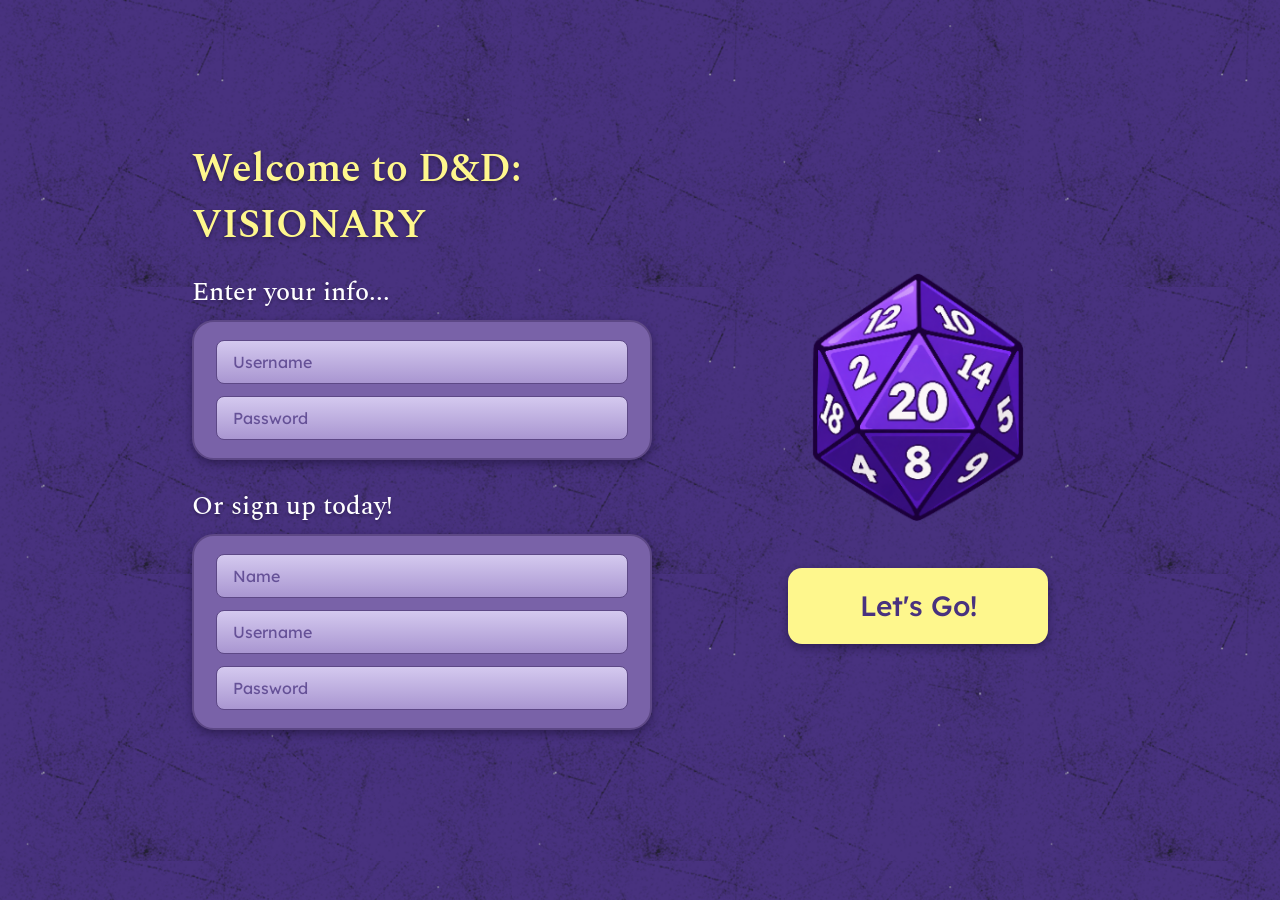
<file: client/index.html>
<!DOCTYPE html>
<html lang="en">
  <head>
      <link rel="stylesheet" href="css/style.css">
      <meta charset="UTF-8">
      <meta name="viewport" content="width=device-width, initial-scale=1.0">
      <title>Login or Register · D&amp;D: Visionary</title>
  </head>
  <body>
    <h2 id="welcome">Welcome to D&D: VISIONARY</h2>
    <h3 id="loginRegister">Enter your info...</h3>
    <div class="login">
      <input type="text" id="loginUsername" placeholder="Username">
      <input type="password" id="loginPassword" placeholder="Password">
    </div>
    <h3 id="loginRegister">Or sign up today!</h3>
    <div class="register">
      <input type="text" id="registerName" placeholder="Name">
      <input type="text" id="registerUsername" placeholder="Username">
      <input type="password" id="registerPassword" placeholder="Password">
    </div>
    <div class="button">
      <button type="button" onclick="submitForm()">Let's Go!</button>
    </div>
    <script src="js/index.js"></script>
  </body>
</html>
</file>
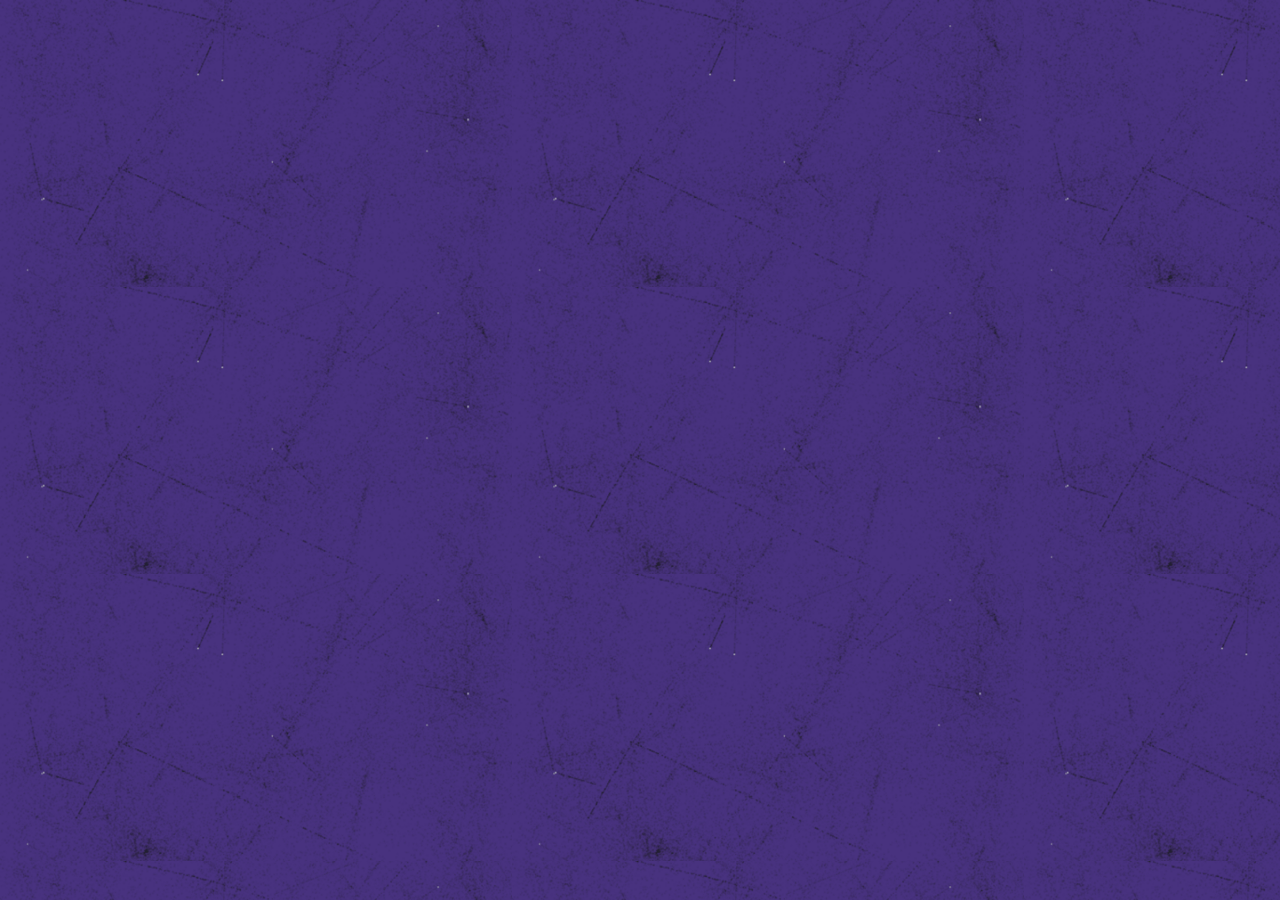
<file: client/battlemap.html>
<!DOCTYPE html>
<html lang="en">
<head>
    <link rel="stylesheet" href="css/style.css">
    <meta charset="UTF-8">
    <meta name="viewport" content="width=device-width, initial-scale=1.0">
    <title>Battlemap · D&amp;D: Visionary</title>
</head>
<body>
    
</body>
</html>
</file>
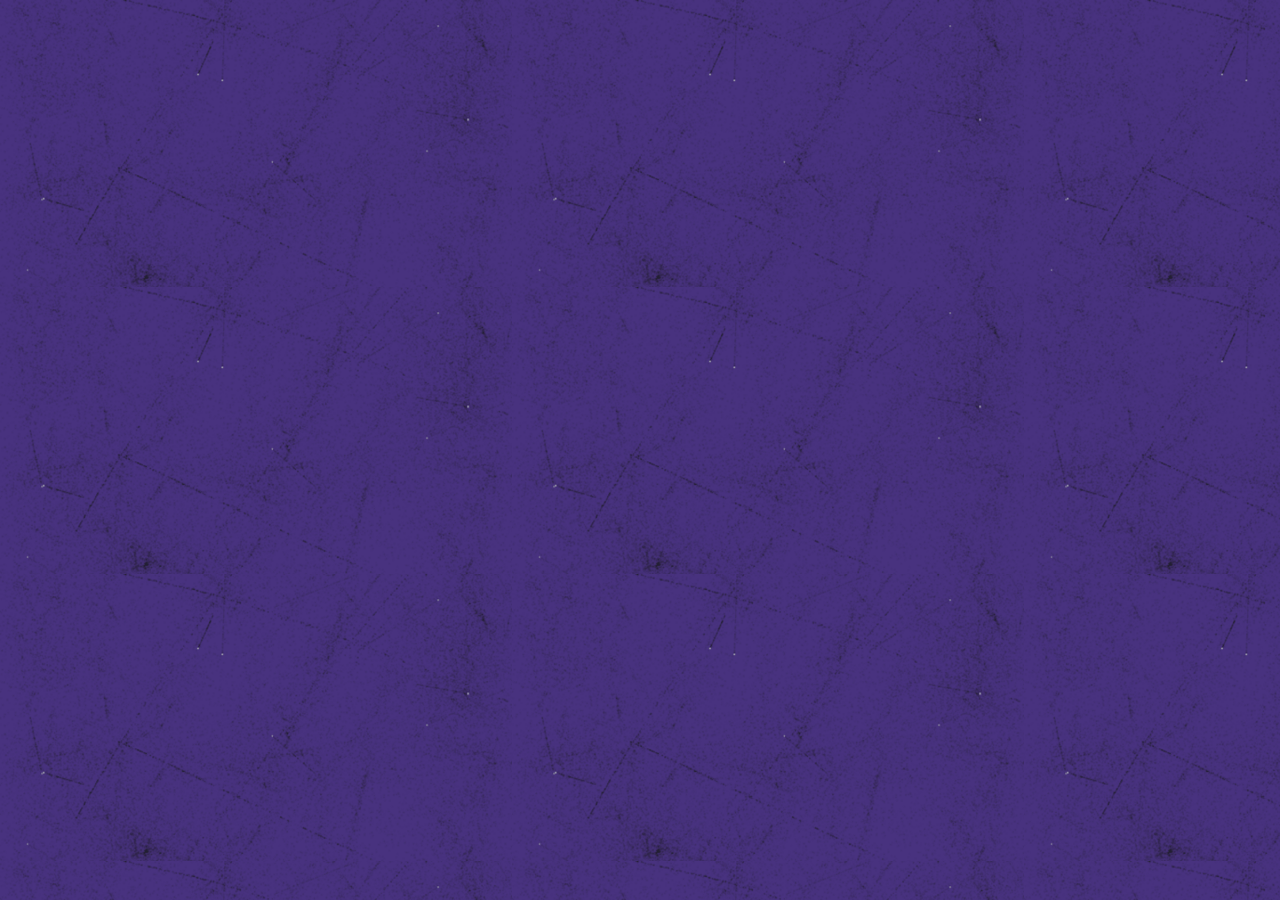
<file: client/campaign-characters.html>
<!DOCTYPE html>
<html lang="en">
<head>
    <link rel="stylesheet" href="css/style.css">
    <meta charset="UTF-8">
    <meta name="viewport" content="width=device-width, initial-scale=1.0">
    <title>Campaign Characters · D&amp;D: Visionary</title>
</head>
<body>
    
</body>
</html>
</file>
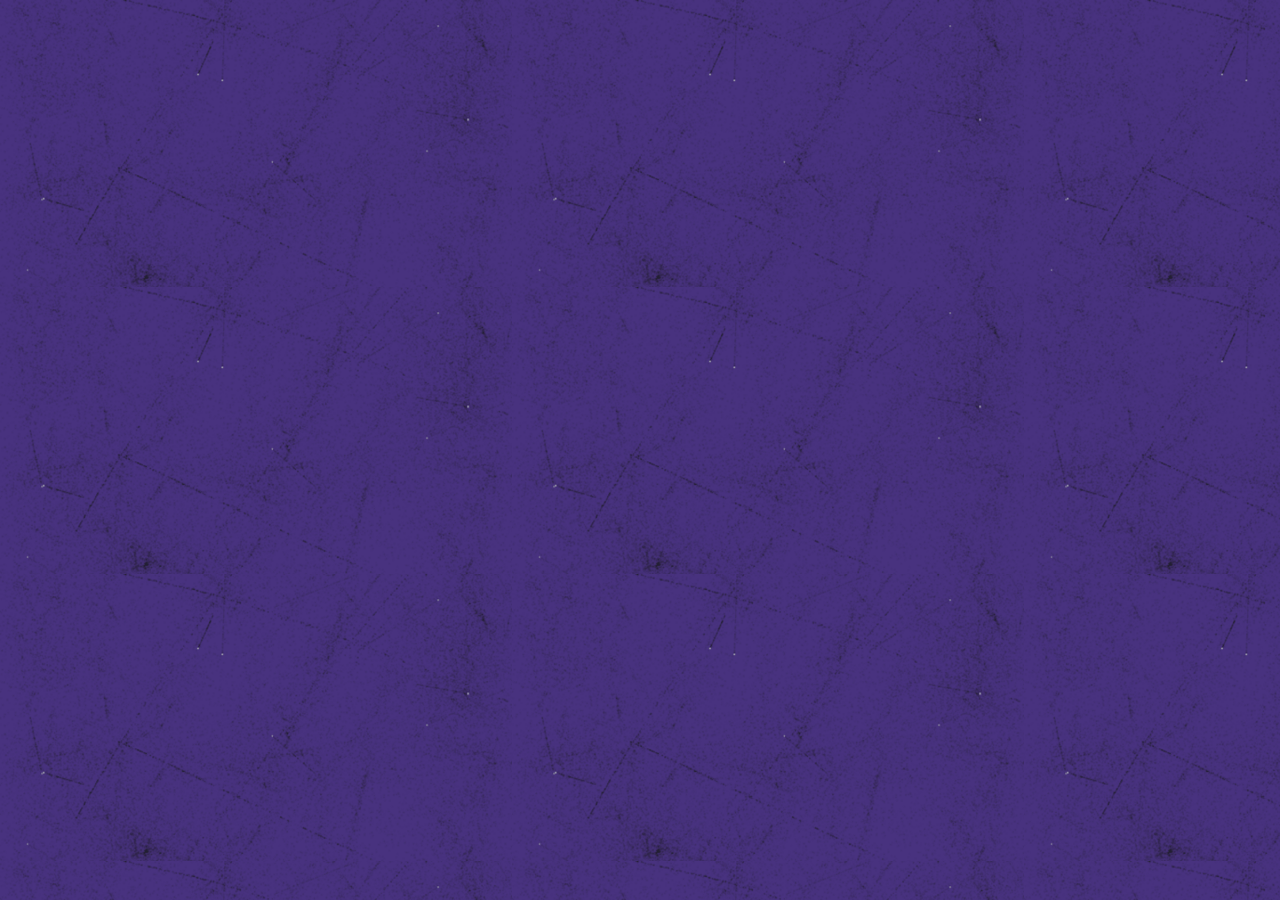
<file: client/campaign.html>
<!DOCTYPE html>
<html lang="en">
<head>
    <link rel="stylesheet" href="css/style.css">
    <meta charset="UTF-8">
    <meta name="viewport" content="width=device-width, initial-scale=1.0">
    <title>Campaign Home · D&amp;D: Visionary</title>
</head>
<body>
    
</body>
</html>
</file>
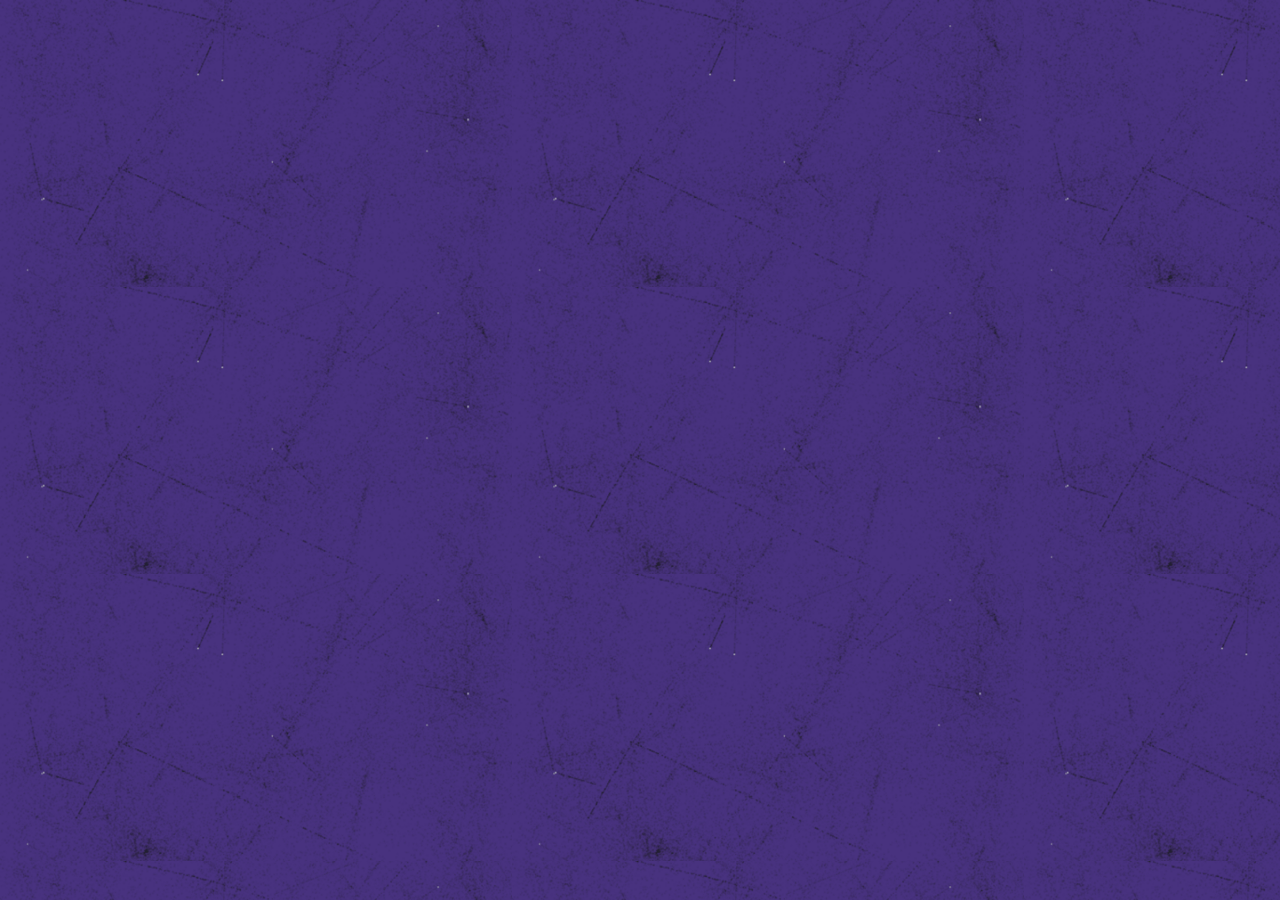
<file: client/character-builder.html>
<!DOCTYPE html>
<html lang="en">
<head>
    <link rel="stylesheet" href="css/style.css">
    <meta charset="UTF-8">
    <meta name="viewport" content="width=device-width, initial-scale=1.0">
    <title>Character Builder · D&amp;D: Visionary</title>
</head>
<body>
    
</body>
</html>
</file>
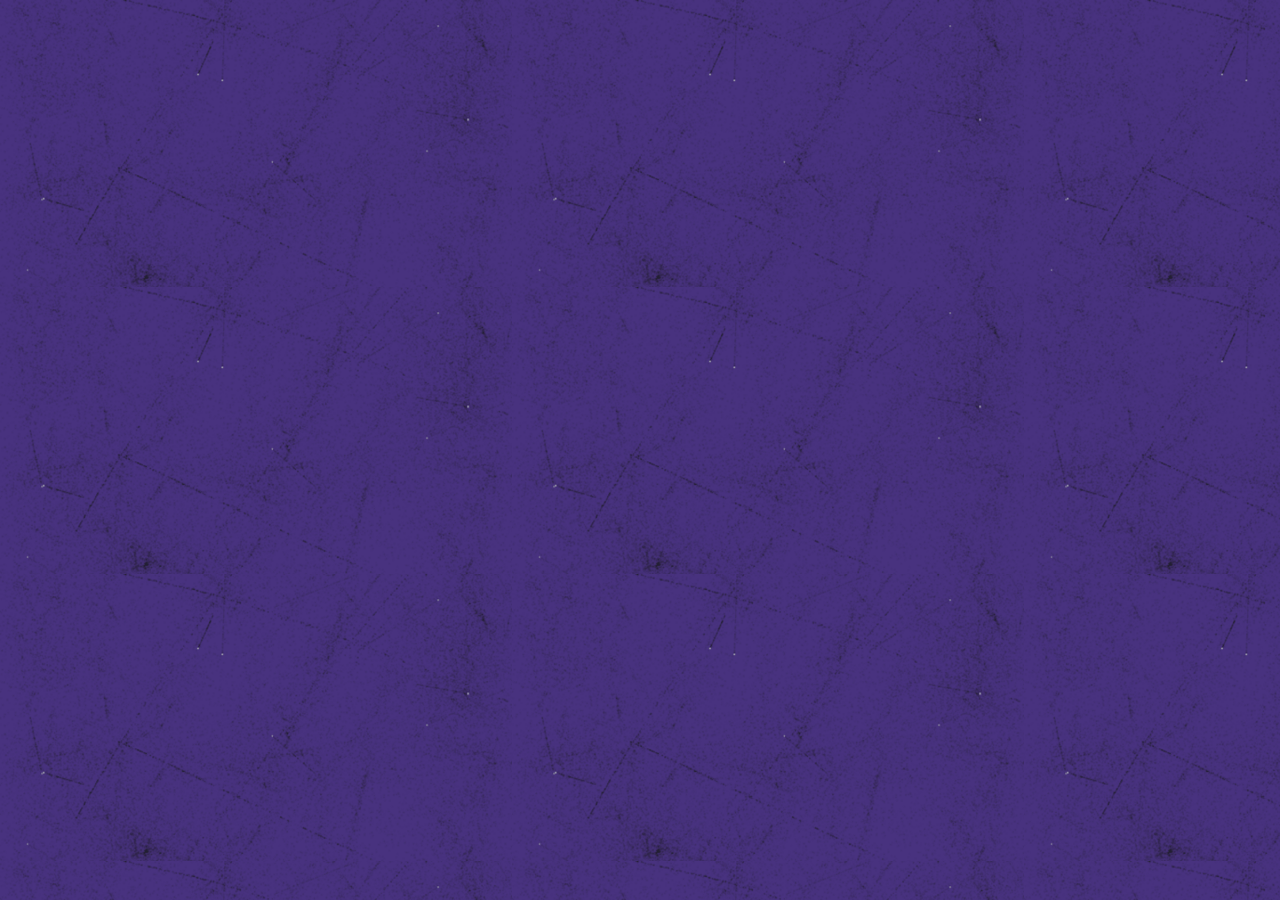
<file: client/character-editor.html>
<!DOCTYPE html>
<html lang="en">
<head>
    <link rel="stylesheet" href="css/style.css">
    <meta charset="UTF-8">
    <meta name="viewport" content="width=device-width, initial-scale=1.0">
    <title>Character Editor · D&amp;D: Visionary</title>
</head>
<body>
    
</body>
</html>
</file>
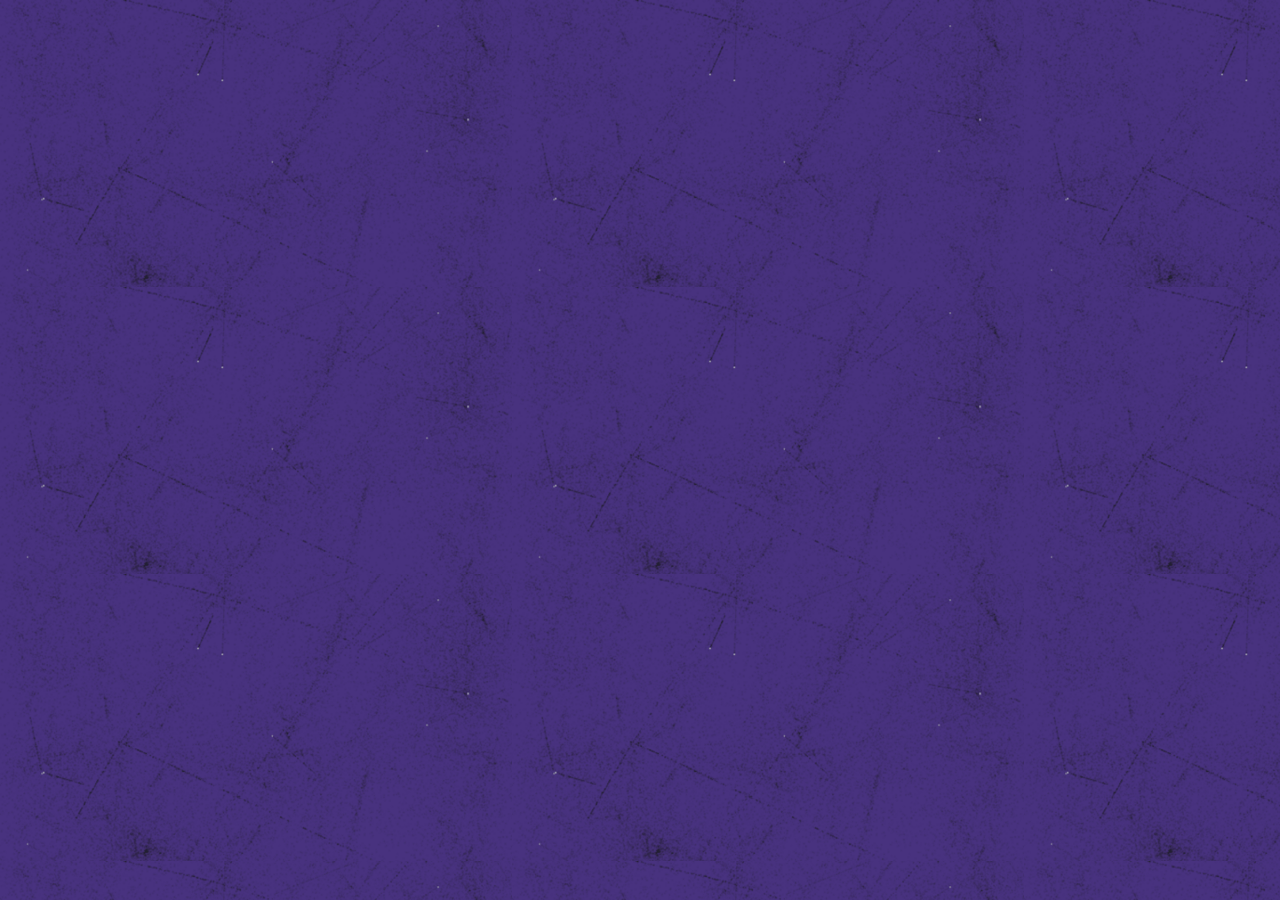
<file: client/character-sheet.html>
<!DOCTYPE html>
<html lang="en">
<head>
    <link rel="stylesheet" href="css/style.css">
    <meta charset="UTF-8">
    <meta name="viewport" content="width=device-width, initial-scale=1.0">
    <title>Character Sheet · D&amp;D: Visionary</title>
</head>
<body>
    
</body>
</html>
</file>
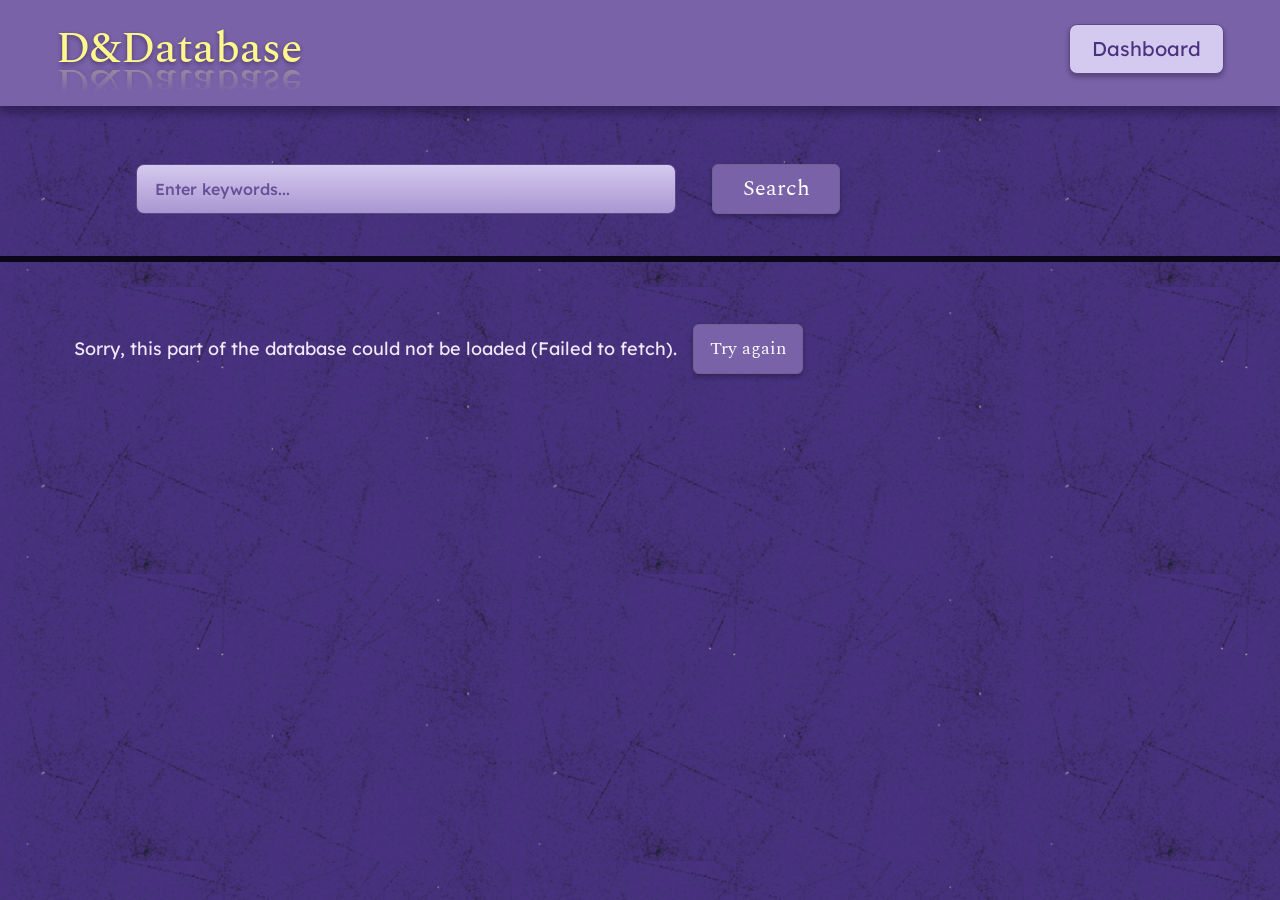
<file: client/database.html>
<!DOCTYPE html>
<html lang="en">
<head>
  <meta charset="UTF-8">
  <meta name="viewport" content="width=device-width, initial-scale=1.0">
  <title>D&amp;Database · D&amp;D: Visionary</title>

  <link rel="stylesheet" href="css/style.css">
</head>

<body class="page-database">

  <!-- HEADER (title changes with the API) -->
  <header class="site-header">
    <h1 class="logo db-title" id="view-title" data-text="D&amp;Database" tabindex="-1">D&amp;Database</h1>

    <nav class="site-nav" aria-label="Database">
      <button type="button" class="pill" id="btn-back" hidden>Back</button>
      <button type="button" class="pill" id="btn-top" hidden>Return to Top</button>
      <a href="main.html" class="pill">Dashboard</a>
    </nav>
  </header>

  <!-- SEARCH -->
  <form class="db-search" id="search-form" role="search">
    <label for="search-input" class="visually-hidden">Search the database</label>
    <input type="search" id="search-input" class="input"
           placeholder="Enter keywords..." autocomplete="off" spellcheck="false">
    <button type="submit" class="db-tile db-search-btn">Search</button>
  </form>

  <!-- CONTENT from js/database.js -->
  <main class="db-content" id="db-content">
    <p class="db-status" id="db-status" aria-live="polite">Loading…</p>
    <div id="db-view"></div>
  </main>

<script src="js/database.js"></script>

</body>
</html>
</file>
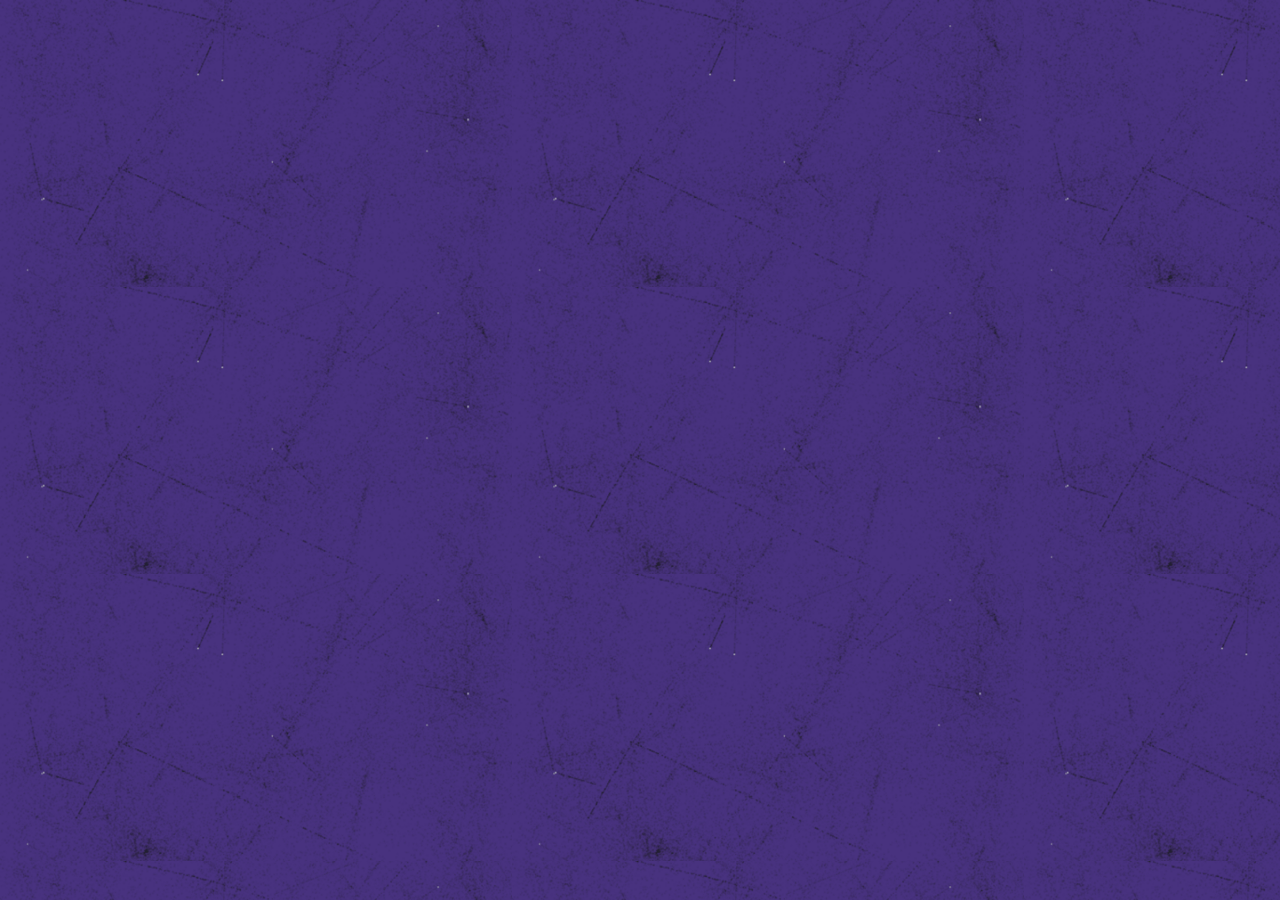
<file: client/dice.html>
<!DOCTYPE html>
<html lang="en">
<head>
    <link rel="stylesheet" href="css/style.css">
    <meta charset="UTF-8">
    <meta name="viewport" content="width=device-width, initial-scale=1.0">
    <title>The Dice · D&amp;D: Visionary</title>
</head>
<body>
    
</body>
</html>
</file>
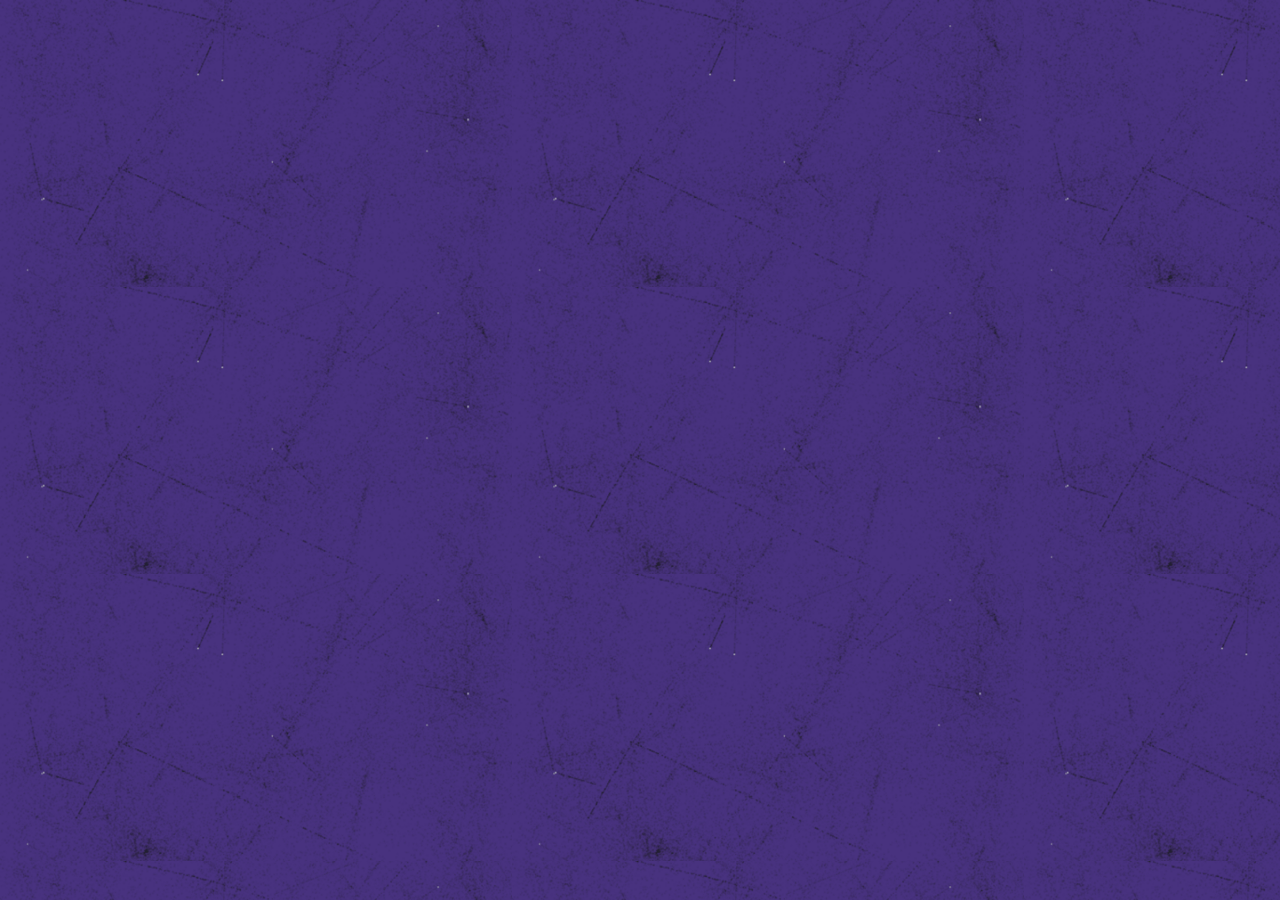
<file: client/initiative.html>
<!DOCTYPE html>
<html lang="en">
<head>
    <link rel="stylesheet" href="css/style.css">
    <meta charset="UTF-8">
    <meta name="viewport" content="width=device-width, initial-scale=1.0">
    <title>Initiative · D&amp;D: Visionary</title>
</head>
<body>
    
</body>
</html>
</file>
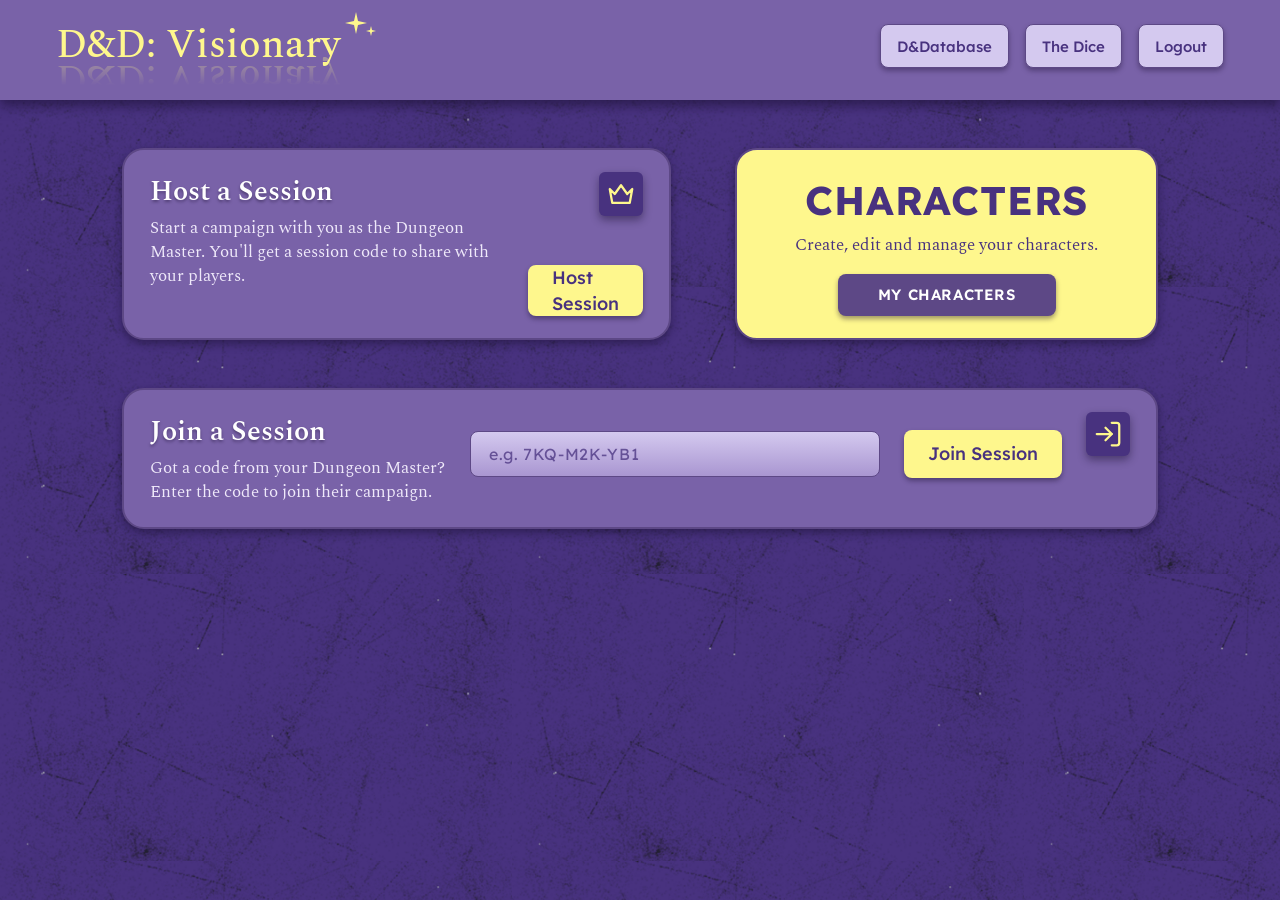
<file: client/main.html>
<!DOCTYPE html>
<html lang="en">
<head>
  <meta charset="UTF-8">
  <meta name="viewport" content="width=device-width, initial-scale=1.0">
  <title>Dashboard · D&amp;D: Visionary</title>

  <link rel="stylesheet" href="css/style.css">
</head>

<body class="page-dashboard">

  <!-- HEADER -->
  <header class="site-header">
    <a href="main.html" class="logo" data-text="D&amp;D: Visionary">
      D&amp;D: Visionary
      <svg class="sparkles" viewBox="0 0 34 30" aria-hidden="true">
        <path d="M12 0l2 9 9 2-9 2-2 9-2-9-9-2 9-2z"></path>
        <path d="M27 14l1 4 4 1-4 1-1 4-1-4-4-1 4-1z"></path>
      </svg>
    </a>

    <nav class="site-nav" aria-label="Main">
      <a href="database.html" class="pill">D&amp;Database</a>
      <a href="dice.html" class="pill">The Dice</a>
      <a href="index.html" class="pill">Logout</a>
    </nav>
  </header>

  <!-- DASHBOARD -->
  <main class="dashboard">

    <!-- Host a Session -->
    <section class="card card-host">
      <div class="card-text">
        <h2 class="card-title">Host a Session</h2>
        <p>Start a campaign with you as the Dungeon Master. You'll get a session code to share with your players.</p>
      </div>
      <div class="card-side">
        <span class="card-icon" aria-hidden="true">
          <svg viewBox="0 0 24 24" fill="none" stroke="currentColor" stroke-width="1.8" stroke-linecap="round" stroke-linejoin="round">
            <path d="M3 8l4 4 5-7 5 7 4-4-2 11H5L3 8z"></path>
          </svg>
        </span>
        <a href="campaign.html" class="btn btn-yellow">Host Session</a>
      </div>
    </section>

    <!-- Characters -->
    <section class="card card-characters">
      <h2>Characters</h2>
      <p>Create, edit and manage your characters.</p>
      <a href="character.html" class="btn btn-dark">My Characters</a>
    </section>

    <!-- Join a Session -->
    <section class="card card-join">
      <div class="card-text">
        <h2 class="card-title">Join a Session</h2>
        <p>Got a code from your Dungeon Master? Enter the code to join their campaign.</p>
      </div>

      <form class="join-form" action="campaign.html" method="get">
        <label for="session-code" class="visually-hidden">Session code</label>
        <input type="text" id="session-code" name="code"
               placeholder="e.g. 7KQ-M2K-YB1" maxlength="11"
               autocomplete="off" spellcheck="false" required>
        <button type="submit" class="btn btn-yellow">Join Session</button>
      </form>

      <span class="card-icon" aria-hidden="true">
        <svg viewBox="0 0 24 24" fill="none" stroke="currentColor" stroke-width="1.8" stroke-linecap="round" stroke-linejoin="round">
          <path d="M15 3h4a2 2 0 0 1 2 2v14a2 2 0 0 1-2 2h-4"></path>
          <path d="M10 17l5-5-5-5"></path>
          <path d="M15 12H3"></path>
        </svg>
      </span>
    </section>

  </main>

<script src="js/main.js"></script>

</body>
</html>
</file>
<file: client/css/style.css>
@import url("https://fonts.googleapis.com/css2?family=Spectral:wght@400;500;600&family=Lexend:wght@400;500;600;700&display=swap");

button, input, select, textarea { font: inherit; }

:root {
  --color-1: #D4C9EF;
  --color-2: #7962a8ff;
  --color-3: #5D4886;
  --color-4: #48327F;
  --color-5: #FEF78D;

  --bg: var(--color-4);          /* page background */
  --panel: var(--color-2);       /* header + cards */
  --panel-edge: var(--color-3);  /* card borders, dark button */
  --pill: var(--color-1);        /* nav buttons, input */
  --yellow: var(--color-5);      /* main buttons, title, Characters card */
  --dark: var(--color-4);        /* dark text on light backgrounds */
  --text: #FFFFFF;
  --muted: #EFE9FA;
  --shadow: 0 4px 8px rgba(20, 10, 40, 0.45);

  --font-heading: "Spectral", Georgia, serif;
  --font-body: "Spectral", Georgia, serif;
  --font-button: "Lexend", system-ui, sans-serif;
}

* { box-sizing: border-box; }

body {
  margin: 0;
  min-height: 100vh;
  background: var(--bg) url("../images/texture.png");
  color: var(--text);
  font-family: var(--font-body);
  line-height: 1.4;
}

a { color: var(--yellow); }
a:hover { color: var(--color-1); }

/* HEADER */
.site-header {
  display: flex;
  flex-wrap: wrap;
  align-items: center;
  justify-content: space-between;
  gap: 16px;
  padding: 24px 56px 32px;
  background: var(--panel);
  box-shadow: 0 6px 10px rgba(20, 10, 40, 0.5);
}

/* title + mirrored reflection */
.logo {
  position: relative;
  display: inline-flex;
  align-items: flex-start;
  gap: 4px;
  font-family: var(--font-heading);
  font-weight: 500;
  font-size: 40px;
  color: var(--yellow);
  text-decoration: none;
  line-height: 1;
}

.logo::after {
  content: attr(data-text);
  position: absolute;
  left: 0;
  top: 78%;
  transform: scaleY(-1);
  opacity: 0.35;
  pointer-events: none;
  -webkit-mask-image: linear-gradient(to top, black, transparent 70%);
          mask-image: linear-gradient(to top, black, transparent 70%);
}

.sparkles {
  width: 34px;
  height: 30px;
  fill: var(--yellow);
  margin-top: -14px;
}

.site-nav {
  display: flex;
  flex-wrap: wrap;
  gap: 16px;
}

.pill {
  display: inline-flex;
  align-items: center;
  min-height: 44px;
  padding: 0 16px;
  border-radius: 8px;
  background: var(--pill);
  border: 1px solid var(--panel-edge);
  box-shadow: 0 3px 5px rgba(20, 10, 40, 0.35);
  color: var(--dark);
  font-family: var(--font-button);
  font-weight: 500;
  font-size: 15px;
  text-decoration: none;
}

.pill:hover { background: #FFFFFF; }

/* --------------- PAGE: DASHBOARD (MAIN) --------------- */
.dashboard {
  max-width: 1100px;
  margin: 0 auto;
  padding: 48px 32px;
  display: grid;
  grid-template-columns: 1.3fr 1fr;
  gap: 48px 64px;
}

/* the cards */
.card {
  background: var(--panel);
  border: 2px solid var(--panel-edge);
  border-radius: 22px;
  box-shadow: var(--shadow);
  padding: 22px 26px;
}

.card-title {
  margin: 0 0 6px;
  font-family: var(--font-heading);
  font-weight: 600;
  font-size: 28px;
  text-shadow: 0 2px 3px rgba(20, 10, 40, 0.4);
}

.card p {
  margin: 0;
  color: var(--muted);
  font-size: 17px;
}

.card-icon {
  display: inline-flex;
  align-items: center;
  justify-content: center;
  width: 44px;
  height: 44px;
  border-radius: 6px;
  background: var(--bg);
  color: var(--yellow);
  box-shadow: var(--shadow);
  flex: none;
}

.card-icon svg { width: 30px; height: 30px; }

/* Host card */
.card-host {
  display: flex;
  gap: 20px;
  justify-content: space-between;
}

.card-side {
  display: flex;
  flex-direction: column;
  align-items: flex-end;
  justify-content: space-between;
  gap: 14px;
}

/* Characters card */
.card-characters {
  background: var(--yellow);
  text-align: center;
  display: flex;
  flex-direction: column;
  align-items: center;
  justify-content: center;
  gap: 6px;
}

.card-characters h2 {
  margin: 0;
  font-family: var(--font-button);
  font-weight: 700;
  font-size: 40px;
  letter-spacing: 0.02em;
  text-transform: uppercase;
  color: var(--dark);
}

.card-characters p { color: var(--dark); }

/* Join card */
.card-join {
  grid-column: 1 / -1;
  display: grid;
  grid-template-columns: 1fr 2fr auto;
  align-items: start;
  gap: 24px;
}

.join-form {
  display: flex;
  flex-wrap: wrap;
  align-items: center;
  gap: 24px;
  padding-top: 18px;
}

.join-form input {
  flex: 1 1 260px;
  min-height: 46px;
  padding: 0 18px;
  border-radius: 8px;
  border: 1px solid var(--panel-edge);
  background: linear-gradient(var(--color-1), #A996D1);
  color: var(--dark);
  font-family: var(--font-button);
  font-size: 16px;
  letter-spacing: 0.04em;
  text-transform: uppercase;
}

.join-form input::placeholder {
  color: var(--dark);
  opacity: 0.75;
  text-transform: none;
}

.join-form input:focus {
  outline: 3px solid var(--yellow);
  outline-offset: 2px;
}

/* BUTTONS */
.btn {
  display: inline-flex;
  align-items: center;
  justify-content: center;
  min-height: 48px;
  padding: 0 24px;
  border: none;
  border-radius: 8px;
  box-shadow: 0 3px 5px rgba(20, 10, 40, 0.4);
  font-family: var(--font-button);
  font-weight: 500;
  font-size: 18px;
  text-decoration: none;
  cursor: pointer;
}

.btn-yellow {
  background: var(--yellow);
  color: var(--dark);
}

.btn-yellow:hover { background: #FFFBC2; }

.btn-dark {
  background: var(--panel-edge);
  color: var(--text);
  font-weight: 600;
  font-size: 15px;
  letter-spacing: 0.04em;
  text-transform: uppercase;
}

.card-characters .btn-dark {
  margin-top: 10px;
  min-height: 42px;
  padding: 0 40px;
}

.btn-dark:hover { background: var(--bg); }

/* label is hidden but keeps it for screen readers */
.visually-hidden {
  position: absolute;
  width: 1px;
  height: 1px;
  overflow: hidden;
  clip: rect(0 0 0 0);
  white-space: nowrap;
}

/* INPUTS (all pages) */
.input {
  min-height: 46px;
  padding: 0 18px;
  border-radius: 8px;
  border: 1px solid var(--panel-edge);
  background: linear-gradient(var(--color-1), #A996D1);
  color: var(--dark);
  font-family: var(--font-button);
  font-size: 16px;
}

.input::placeholder { color: var(--dark); opacity: 0.75; }

.input:focus {
  outline: 3px solid var(--yellow);
  outline-offset: 2px;
}

/* --------------- PAGE: LOGIN (INDEX) --------------- */

body:has(.login) {
  display: grid;
  grid-template-columns: minmax(0, 460px) minmax(0, 340px);
  grid-template-rows: repeat(10, auto);   /* NEW: room for extra elements since it snaps for some reason */
  justify-content: center;
  align-content: center;
  column-gap: 96px;
  padding: 48px 24px;
}

body:has(.login) > * { grid-column: 1; }

/* "Welcome to D&D: VISIONARY" */
body:has(.login) #welcome {
  margin: 0 0 20px;
  font-family: var(--font-heading);
  font-weight: 600;
  font-size: 40px;
  color: var(--yellow);
  text-shadow: 0 2px 4px rgba(20, 10, 40, 0.5);
}

/* "Enter your info..." and "Or sign up today!" */
body:has(.login) h3 {
  margin: 0 0 10px;
  font-family: var(--font-body);
  font-weight: 500;
  font-size: 26px;
  text-shadow: 0 2px 3px rgba(20, 10, 40, 0.4);
}

/* The two rounded boxes */
.login,
.register {
  display: flex;
  flex-direction: column;
  gap: 12px;
  margin-bottom: 28px;
  padding: 18px 22px;
  background: var(--panel);
  border: 2px solid var(--panel-edge);
  border-radius: 22px;
  box-shadow: var(--shadow);
}

/* The inputs */
.login input,
.register input {
  min-height: 44px;
  padding: 0 16px;
  border-radius: 8px;
  border: 1px solid var(--panel-edge);
  background: linear-gradient(var(--color-1), #A996D1);
  color: var(--dark);
  font-family: var(--font-button);
  font-size: 16px;
}

.login input::placeholder,
.register input::placeholder {
  color: var(--dark);
  opacity: 0.75;
}

.login input:focus,
.register input:focus {
  outline: 3px solid var(--yellow);
  outline-offset: 2px;
}

/* Right column*/
body:has(.login) .button {
  grid-column: 2;
  grid-row: 1 / -1;
  align-self: center;
  display: flex;
  flex-direction: column;
  align-items: center;
  gap: 32px;
}

/* The d20 */
body:has(.login) .button::before {
  content: "";
  width: 280px;
  height: 280px;
  background: url("../images/d20-dice.png") center / contain no-repeat;
}

body:has(.login) .button button {
  width: 260px;
  min-height: 76px;
  border: none;
  border-radius: 14px;
  background: var(--yellow);
  color: var(--dark);
  box-shadow: 0 4px 8px rgba(20, 10, 40, 0.45);
  font-family: var(--font-button);
  font-weight: 500;
  font-size: 28px;
  cursor: pointer;
}

body:has(.login) .button button:hover { background: #FFFBC2; }

/* --------------- PAGE: BATTLEMAP --------------- */
/* --------------- PAGE: CAMPAIGN-CHARACTERS --------------- */
/* --------------- PAGE: CAMPAIGN --------------- */
/* --------------- PAGE: CHARACTER-BUILDER --------------- */
/* --------------- PAGE: CHARACTER-EDITOR --------------- */
/* --------------- PAGE: CHARACTER-SHEET --------------- */
/* --------------- PAGE: CHARACTER --------------- */
/* --------------- PAGE: DATABASE --------------- */

.page-database [hidden] { display: none !important; }

/* the page fills the screen and only the content area scrolls */
body.page-database {
  display: flex;
  flex-direction: column;
  height: 100vh;
  height: 100dvh;
  overflow: hidden;
}

.page-database .site-header {
  flex: none;
  position: relative;
  z-index: 1;
}

/* page title */
.page-database .db-title {
  margin: 0;
  font-family: var(--font-heading);
  font-weight: 500;
  font-size: 44px;
  text-shadow: 0 2px 4px rgba(20, 10, 40, 0.45);
}

.db-title:focus { outline: none; }

.page-database .site-nav { gap: 32px; }

.page-database .site-nav .pill {
  justify-content: center;
  min-width: 128px;
  min-height: 50px;
  padding: 0 22px;
  font-size: 20px;
  font-weight: 400;
  cursor: pointer;
}

.page-database .pill:focus-visible {
  outline: 3px solid var(--yellow);
  outline-offset: 2px;
}

/* search bar & the black line under it */
.db-search {
  flex: none;
  display: flex;
  flex-wrap: wrap;
  align-items: center;
  gap: 36px;
  padding: 58px 32px 42px clamp(24px, 11vw, 136px);
  border-bottom: 6px solid #0B0618;
}

.db-search .input {
  flex: 0 1 540px;
  min-width: 0;
  min-height: 50px;
  font-weight: 500;
}

.db-search-btn { min-width: 128px; }

/* scrolling content area */
.db-content {
  flex: 1;
  min-height: 0;
  overflow-y: auto;
  margin-right: 22px;
  padding: 44px 24px 64px;
}

.db-content > * {
  max-width: 1110px;
  margin-inline: auto;
}

.db-status {
  display: flex;
  flex-wrap: wrap;
  align-items: center;
  gap: 16px;
  margin-bottom: 32px;
  font-family: var(--font-button);
  font-size: 18px;
  color: var(--muted);
}

/* purple buttons */
.db-grid {
  display: grid;
  grid-template-columns: repeat(auto-fill, minmax(176px, 1fr));
  gap: 62px 26px;
  margin: 0;
  padding: 0;
  list-style: none;
}

.db-grid > li { display: flex; }
.db-grid .db-tile { flex: 1; }

.db-tile {
  display: flex;
  flex-direction: column;
  align-items: center;
  justify-content: center;
  min-height: 50px;
  padding: 6px 16px;
  background: var(--panel);
  border: 1px solid #6E6290;
  border-radius: 6px;
  box-shadow: 0 3px 5px rgba(20, 10, 40, 0.35);
  color: var(--text);
  font-family: var(--font-body);
  font-size: 22px;
  line-height: 1.15;
  text-align: center;
  text-decoration: none;
  cursor: pointer;
}

.db-tile:hover {
  background: var(--panel-edge);
  color: var(--text);
}

.db-tile:focus-visible {
  outline: 3px solid var(--yellow);
  outline-offset: 2px;
}

span.db-tile { cursor: default; }

/* small label on search results */
.db-tile-tag {
  margin-top: 3px;
  font-family: var(--font-button);
  font-size: 12px;
  letter-spacing: 0.06em;
  text-transform: uppercase;
  color: var(--yellow);
}

.db-retry { font-size: 18px; }

/* detail page cards */
.db-cards {
  display: grid;
  grid-template-columns: repeat(auto-fit, minmax(min(300px, 100%), 352px));
  justify-content: center;
  gap: 56px 120px;
  padding-top: 40px;
}

.db-card {
  display: flex;
  flex-direction: column;
  background: var(--panel);
  border: 1px solid #6E6290;
  border-radius: 40px;
  box-shadow: var(--shadow);
  overflow: hidden;
}

.db-card-text { grid-column: 1 / -1; }

.db-card-head {
  padding: 40px 28px 14px;
  border-bottom: 1px solid #120A24;
}

.db-card-title {
  margin: 0;
  font-family: var(--font-button);
  font-weight: 500;
  font-size: 30px;
  line-height: 1.2;
}

.db-card-sub {
  margin: 6px 0 0;
  font-family: var(--font-button);
  font-size: 15px;
  color: var(--yellow);
}

.db-card-body {
  flex: 1;
  max-height: 220px;
  margin: 22px 22px 26px 28px;
  padding-right: 22px;
  overflow-y: auto;
}

.db-card-text .db-card-body {
  max-height: 440px;
  font-size: 18px;
  line-height: 1.55;
}

.db-card-list {
  margin: 0;
  padding: 0;
  list-style: none;
  font-family: var(--font-button);
  font-weight: 500;
  font-size: 22px;
  line-height: 1.4;
}

.db-card-text .db-card-list { font-size: 18px; margin-bottom: 8px; }

.db-fact-label { color: var(--yellow); }

.db-card a {
  color: inherit;
  text-decoration: underline dotted 1px;
  text-decoration-color: rgba(255, 255, 255, 0.45);
  text-underline-offset: 4px;
}

.db-card a:hover {
  color: var(--yellow);
  text-decoration-color: currentColor;
}

.db-card-body p { margin: 0 0 12px; }

.db-card-body ul:not(.db-card-list) {
  margin: 0 0 12px;
  padding-left: 22px;
}

.db-subhead {
  margin: 20px 0 6px;
  font-family: var(--font-button);
  font-weight: 500;
  font-size: 20px;
  color: var(--yellow);
}

.db-card-body > .db-subhead:first-child { margin-top: 0; }

.db-table-wrap {
  margin: 0 0 14px;
  overflow-x: auto;
}

.db-card-body table {
  border-collapse: collapse;
  font-size: 16px;
}

.db-card-body th,
.db-card-body td {
  padding: 6px 12px;
  border: 1px solid var(--panel-edge);
  text-align: left;
}

.db-card-body th {
  background: var(--panel-edge);
  font-family: var(--font-button);
  font-weight: 600;
  font-size: 15px;
}

.db-card-image {
  align-items: center;
  justify-content: center;
  padding: 24px;
}

.db-card-image img {
  max-width: 100%;
  max-height: 300px;
  border-radius: 24px;
}

/* lilac(?) scrollbars */
.db-content::-webkit-scrollbar,
.db-card-body::-webkit-scrollbar { width: 22px; }

.db-content::-webkit-scrollbar-track,
.db-card-body::-webkit-scrollbar-track {
  background: var(--color-1);
  border: 1px solid #F4F0FB;
  border-radius: 4px;
}

.db-content::-webkit-scrollbar-track { margin-block: 30px; }

.db-content::-webkit-scrollbar-thumb,
.db-card-body::-webkit-scrollbar-thumb {
  background: var(--color-2);
  border: 1px solid #F4F0FB;
  border-radius: 4px;
}

/* the way Firefox gets the colors since it doesn't work otherwise */
@supports not selector(::-webkit-scrollbar) {
  .db-content,
  .db-card-body { scrollbar-color: var(--color-2) var(--color-1); }
}

/* for other devices */
@media (max-width: 800px) {
  body.page-database {
    display: block;
    height: auto;
    overflow: visible;
  }
  .page-database .db-title { font-size: 32px; }
  .page-database .site-nav { gap: 12px; }
  .page-database .site-nav .pill {
    min-width: 0;
    min-height: 44px;
    font-size: 16px;
  }
  .db-search {
    gap: 16px;
    padding: 28px 16px;
  }
  .db-search .input { flex: 1 1 100%; }
  .db-content {
    overflow: visible;
    margin: 0;
    padding: 28px 16px 48px;
  }
  .db-grid {
    grid-template-columns: repeat(auto-fill, minmax(140px, 1fr));
    gap: 20px 14px;
  }
  .db-tile { font-size: 19px; }
  .db-cards {
    grid-template-columns: 1fr;
    gap: 28px;
    padding-top: 8px;
  }
  .db-card { border-radius: 28px; }
  .db-card-head { padding: 26px 22px 12px; }
  .db-card-title { font-size: 24px; }
  .db-card-list { font-size: 19px; }
}

/* --------------- PAGE: DICE --------------- */
/* --------------- PAGE: INITIATIVE --------------- */




/* OTHER DEVICES (smaller screens) */
@media (max-width: 800px) {
  .site-header { padding: 20px 24px 28px; }
  .logo { font-size: 30px; }
  .dashboard {
    grid-template-columns: 1fr;
    gap: 28px;
    padding: 32px 16px;
  }
  .card-join { grid-template-columns: 1fr; }
  .card-join .card-icon { display: none; }
    body:has(.login) {
    grid-template-columns: 1fr;
    padding: 32px 16px;
  }
  body:has(.login) .button {
    grid-column: 1;
    grid-row: auto;
  }
  body:has(.login) .button::before {
    width: 160px;
    height: 160px;
  }
  body:has(.login) #welcome { font-size: 30px; }
}
</file>
